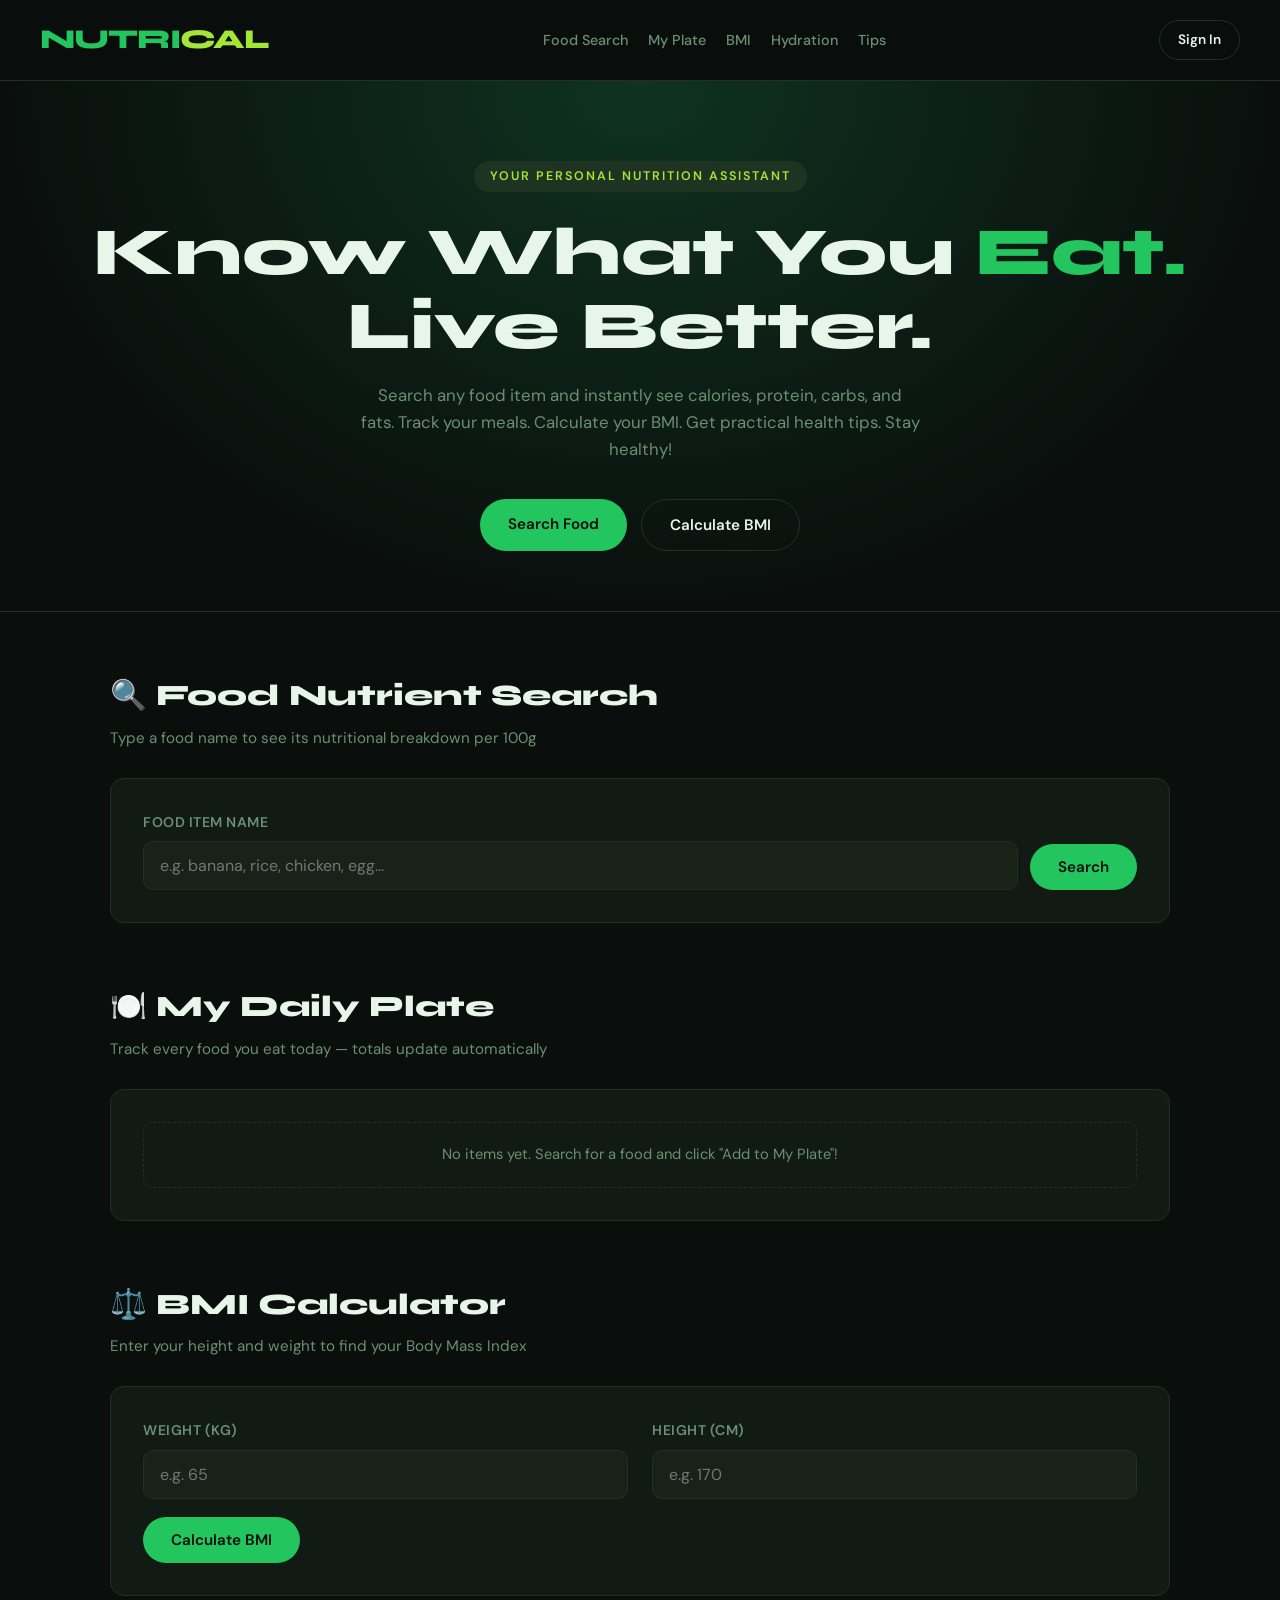
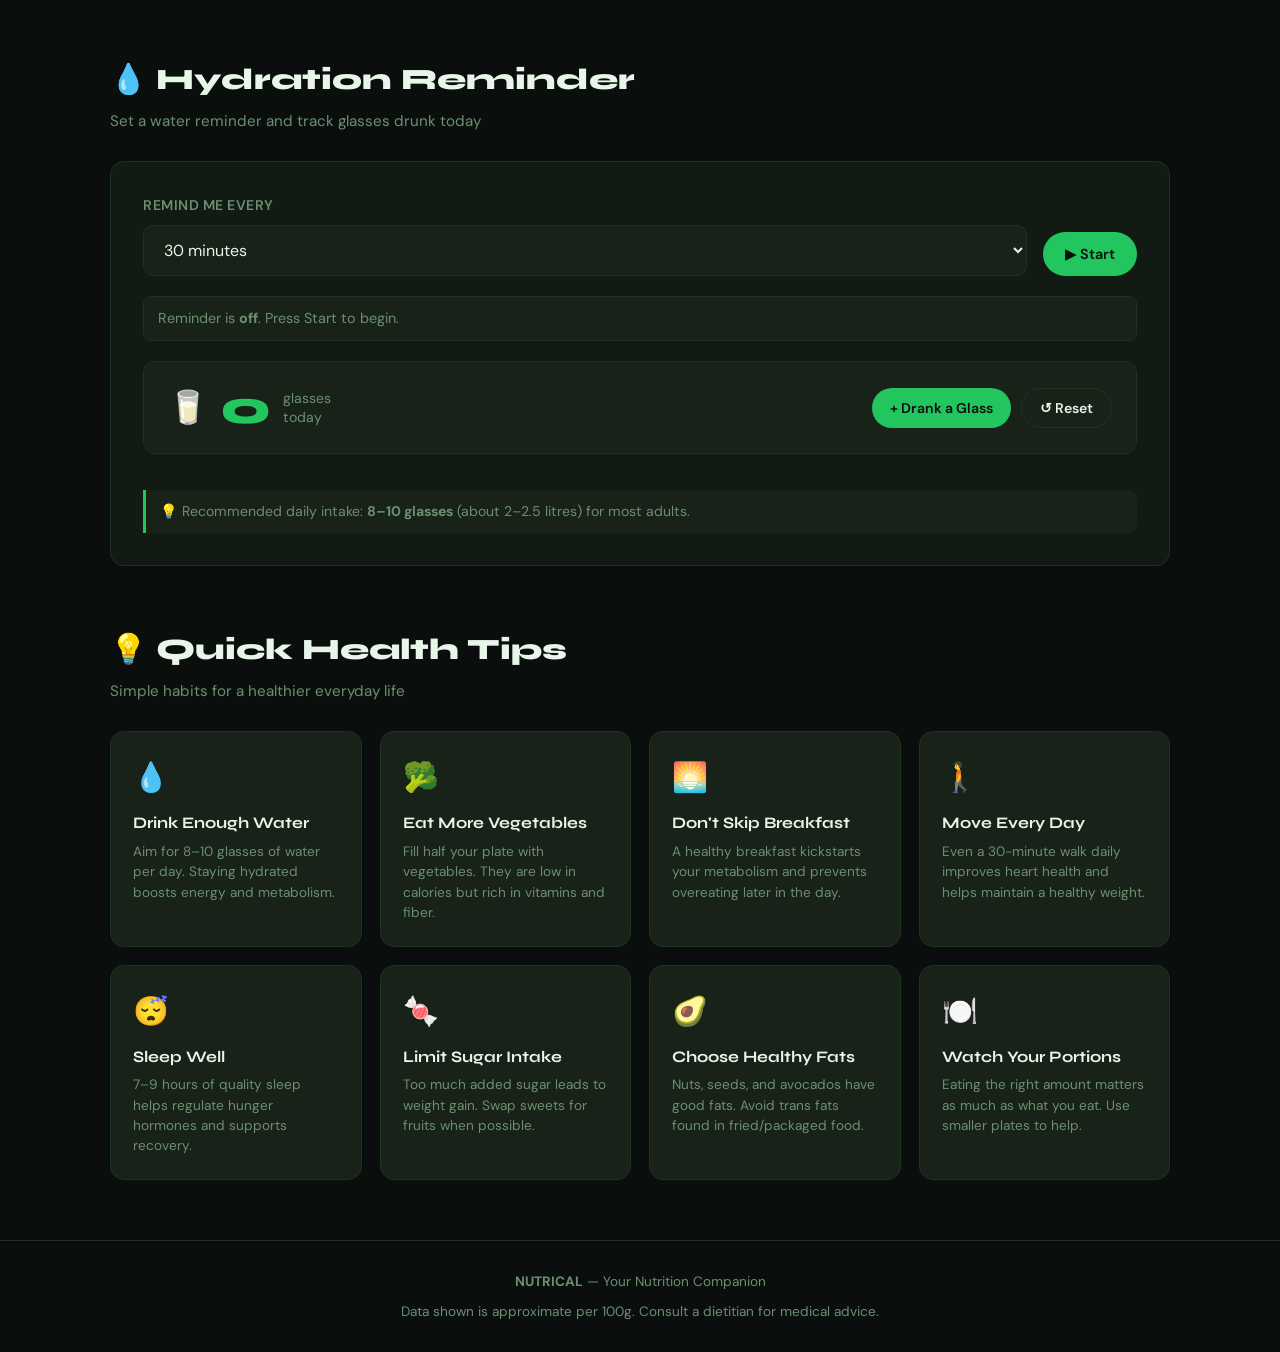
<file: index.html>
<!DOCTYPE html>
<html lang="en">
<head>
  <meta charset="UTF-8" />
  <meta name="viewport" content="width=device-width, initial-scale=1.0"/>
  <title>NUTRICAL – Nutrient Calculator</title>
  <link href="https://fonts.googleapis.com/css2?family=Syne:wght@700;800&family=DM+Sans:wght@400;500;600&display=swap" rel="stylesheet"/>
  <link rel="stylesheet" href="style.css">
</head>
<body>

  <!-- NAVBAR -->
  <nav>
    <div class="nav-logo">NUTRI<span>CAL</span></div>
    <ul class="nav-links">
      <li><a href="#food-section">Food Search</a></li>
      <li><a href="#plate-section">My Plate</a></li>
      <li><a href="#bmi-section">BMI</a></li>
      <li><a href="#hydration-section">Hydration</a></li>
      <li><a href="#tips-section">Tips</a></li>
    </ul>
    <!-- Session greeting + logout (populated by JS) -->
    <div id="nav-user" style="display:none;" class="nav-user-block">
      <span id="nav-greeting"></span>
      <button class="btn-logout" onclick="logout()">Logout</button>
    </div>
    <a href="auth.html" id="nav-login-btn" class="btn btn-outline" style="font-size:0.85rem;padding:8px 18px;">Sign In</a>
  </nav>

  <!-- HERO -->
  <section class="ABOVE-TEXT">
    <div class="hero-badge">Your Personal Nutrition Assistant</div>
    <h1>Know What You <span class="accent">Eat.</span><br/>Live Better.</h1>
    <p>
      Search any food item and instantly see calories, protein, carbs, and fats.
      Track your meals. Calculate your BMI. Get practical health tips. Stay healthy!
    </p>
    <div class="hero-btns">
      <a href="#food-section" class="btn btn-primary">Search Food</a>
      <a href="#bmi-section"  class="btn btn-outline">Calculate BMI</a>
    </div>
  </section>

  <!-- MAIN CONTENT -->
  <div class="container">

    <!--
         SECTION 1 – FOOD NUTRIENT SEARCH
          -->
    <section id="food-section">
      <h2 class="section-title">🔍 Food Nutrient Search</h2>
      <p class="section-subtitle">Type a food name to see its nutritional breakdown per 100g</p>

      <div class="card">
        <div class="search-row">
          <div class="form-group">
            <label for="food-input">Food Item Name</label>
            <input
              type="text"
              id="food-input"
              placeholder="e.g. banana, rice, chicken, egg..."
              autocomplete="off"
            />
          </div>
          <button class="btn btn-primary" onclick="searchFood()">Search</button>
        </div>

        <p id="error-msg">❌ Food not found. Try another name like "rice", "egg", "apple".</p>

        <div id="result-box">
          <h3 id="food-name-heading">–</h3>
          <div class="nutrient-grid">
            <div class="stat-box">
              <div class="stat-value" id="cal-val">–</div>
              <div class="stat-label">Calories (kcal)</div>
            </div>
            <div class="stat-box">
              <div class="stat-value" id="pro-val">–</div>
              <div class="stat-label">Protein (g)</div>
            </div>
            <div class="stat-box">
              <div class="stat-value" id="carb-val">–</div>
              <div class="stat-label">Carbs (g)</div>
            </div>
            <div class="stat-box">
              <div class="stat-value" id="fat-val">–</div>
              <div class="stat-label">Fat (g)</div>
            </div>
          </div>
          <p class="result-tip" id="food-tip">–</p>

          <!-- FEATURE 2: Add to Plate button -->
          <button class="btn btn-primary add-plate-btn" id="add-plate-btn" onclick="addToPlate()">
            + Add to My Plate
          </button>
        </div>
      </div>
    </section>


    <!-- 
         SECTION 2 – MY DAILY PLATE (Meal Tracker)
        
          -->
    <section id="plate-section">
      <h2 class="section-title">🍽️ My Daily Plate</h2>
      <p class="section-subtitle">Track every food you eat today — totals update automatically</p>

      <div class="card">

        <!-- Plate item list — Event Delegation: one listener on this parent handles all Delete clicks -->
        <ul class="plate-list" id="plate-list">
          <li class="plate-empty" id="plate-empty">
            No items yet. Search for a food and click "Add to My Plate"!
          </li>
        </ul>

        <!-- Totals bar — updated by reduce() -->
        <div class="plate-totals" id="plate-totals" style="display:none;">
          <h4 class="totals-heading">📊 Daily Totals</h4>
          <div class="nutrient-grid">
            <div class="stat-box">
              <div class="stat-value" id="total-cal">0</div>
              <div class="stat-label">Calories (kcal)</div>
            </div>
            <div class="stat-box">
              <div class="stat-value" id="total-pro">0</div>
              <div class="stat-label">Protein (g)</div>
            </div>
            <div class="stat-box">
              <div class="stat-value" id="total-carb">0</div>
              <div class="stat-label">Carbs (g)</div>
            </div>
            <div class="stat-box">
              <div class="stat-value" id="total-fat">0</div>
              <div class="stat-label">Fat (g)</div>
            </div>
          </div>
          <button class="btn btn-outline clear-plate-btn" onclick="clearPlate()">🗑️ Clear Plate</button>
        </div>

      </div>
    </section>


    <!-- 
         SECTION 3 – BMI CALCULATOR
          -->
    <section id="bmi-section">
      <h2 class="section-title">⚖️ BMI Calculator</h2>
      <p class="section-subtitle">Enter your height and weight to find your Body Mass Index</p>

      <div class="card">
        <div class="bmi-layout">
          <div class="form-group">
            <label for="weight-input">Weight (kg)</label>
            <input type="number" id="weight-input" placeholder="e.g. 65" min="20" max="300"/>
          </div>
          <div class="form-group">
            <label for="height-input">Height (cm)</label>
            <input type="number" id="height-input" placeholder="e.g. 170" min="50" max="250"/>
          </div>
        </div>
        <button class="btn btn-primary" onclick="calculateBMI()">Calculate BMI</button>

        <div id="bmi-result">
          <div class="bmi-score" id="bmi-score">–</div>
          <div class="bmi-category" id="bmi-category">–</div>
          <p class="bmi-message" id="bmi-message">–</p>
          <div class="bmi-bar-wrap mt-8">
            <div class="bmi-bar-fill" id="bmi-bar" style="width:0%"></div>
          </div>
          <div class="bmi-legend">
            <span>Underweight &lt;18.5</span>
            <span>Normal 18.5–24.9</span>
            <span>Overweight 25–29.9</span>
            <span>Obese ≥30</span>
          </div>
        </div>
      </div>
    </section>


    <!--
         SECTION 4 – HYDRATION REMINDER
        
         -->
    <section id="hydration-section">
      <h2 class="section-title">💧 Hydration Reminder</h2>
      <p class="section-subtitle">Set a water reminder and track glasses drunk today</p>

      <div class="card hydration-card">

        <div class="hydration-top">
          <!-- Interval selector -->
          <div class="form-group" style="margin-bottom:0;flex:1;">
            <label for="reminder-interval">Remind me every</label>
            <select id="reminder-interval">
              <option value="1">1 minute (demo)</option>
              <option value="15">15 minutes</option>
              <option value="30" selected>30 minutes</option>
              <option value="45">45 minutes</option>
              <option value="60">60 minutes</option>
            </select>
          </div>

          <div class="hydration-actions">
            <button class="btn btn-primary" id="start-reminder-btn" onclick="startReminder()">▶ Start</button>
            <button class="btn btn-outline" id="stop-reminder-btn"  onclick="stopReminder()" style="display:none;">⏹ Stop</button>
          </div>
        </div>

        <!-- Status indicator -->
        <div class="reminder-status" id="reminder-status">
          Reminder is <strong>off</strong>. Press Start to begin.
        </div>

        <!-- Glass tracker — powered by Closure -->
        <div class="glass-tracker">
          <div class="glass-count-wrap">
            <span class="glass-icon">🥛</span>
            <span class="glass-count" id="glass-count">0</span>
            <span class="glass-label">glasses today</span>
          </div>
          <div class="glass-btns">
            <button class="btn btn-primary" onclick="drinkGlass()">+ Drank a Glass</button>
            <button class="btn btn-outline" onclick="resetGlasses()">↺ Reset</button>
          </div>
        </div>

        <!-- Recommended intake note -->
        <p class="result-tip" style="margin-top:16px;">
          💡 Recommended daily intake: <strong>8–10 glasses</strong> (about 2–2.5 litres) for most adults.
        </p>

      </div>
    </section>


    <!--
         SECTION 5 – HEALTH TIPS
         
        -->
    <section id="tips-section">
      <h2 class="section-title">💡 Quick Health Tips</h2>
      <p class="section-subtitle">Simple habits for a healthier everyday life</p>

      <!-- Empty container — tips are injected by JS on page load -->
      <div class="tips-grid" id="tips-grid"></div>
    </section>

  </div><!-- end .container -->

  <footer>
    <p><strong>NUTRICAL</strong> — Your Nutrition Companion</p>
    <p class="mt-8">Data shown is approximate per 100g. Consult a dietitian for medical advice.</p>
  </footer>

  <script src="script.js"></script>
</body>
</html>
</file>
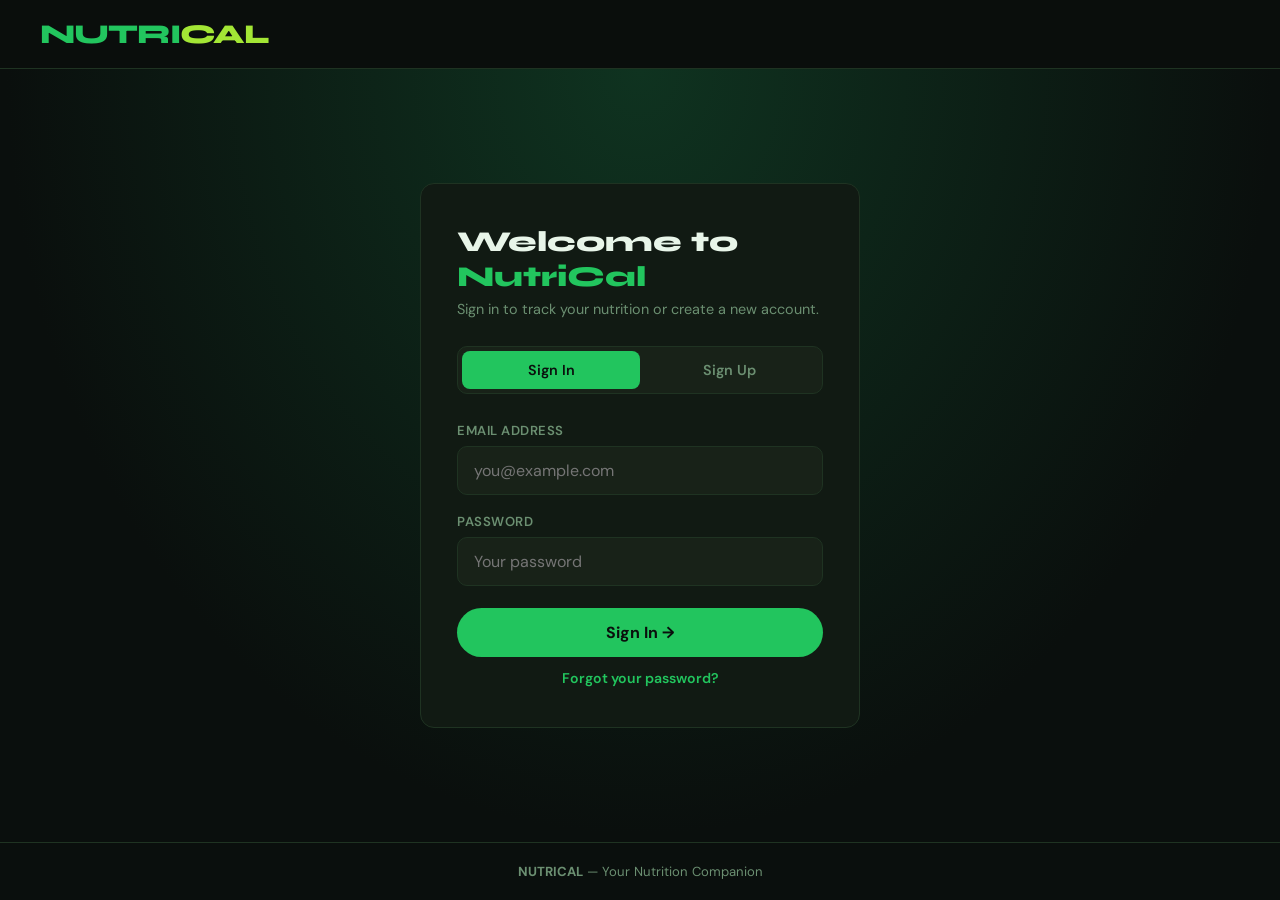
<file: auth.html>
<!DOCTYPE html>
<html lang="en">
<head>
  <meta charset="UTF-8" />
  <meta name="viewport" content="width=device-width, initial-scale=1.0"/>
  <title>NUTRICAL – Sign In</title>
  <link href="https://fonts.googleapis.com/css2?family=Syne:wght@700;800&family=DM+Sans:wght@400;500;600&display=swap" rel="stylesheet"/>
  <style>
    :root {
      --green:      #22c55e;
      --green-dark: #16a34a;
      --lime:       #a3e635;
      --bg:         #0a0f0d;
      --card:       #111a13;
      --card2:      #182218;
      --border:     #1f3322;
      --text:       #e8f5e9;
      --muted:      #6b8f71;
      --red:        #f87171;
      --radius:     14px;
    }

    * { margin: 0; padding: 0; box-sizing: border-box; }

    body {
      font-family: 'DM Sans', sans-serif;
      background-color: var(--bg);
      color: var(--text);
      min-height: 100vh;
      display: flex;
      flex-direction: column;
    }

    /* ── NAVBAR ── */
    nav {
      display: flex;
      justify-content: space-between;
      align-items: center;
      padding: 18px 40px;
      background: rgba(10,15,13,0.92);
      border-bottom: 1px solid var(--border);
    }

    .nav-logo {
      font-family: 'Syne', sans-serif;
      font-size: 1.7rem;
      font-weight: 800;
      color: var(--green);
      letter-spacing: -1px;
      text-decoration: none;
    }

    .nav-logo span { color: var(--lime); }

    /* ── AUTH WRAPPER ── */
    .auth-wrapper {
      flex: 1;
      display: flex;
      align-items: center;
      justify-content: center;
      padding: 40px 20px;
      background: radial-gradient(ellipse at 50% 0%, #0f3320 0%, var(--bg) 70%);
    }

    /* ── AUTH CARD ── */
    .auth-card {
      background: var(--card);
      border: 1px solid var(--border);
      border-radius: var(--radius);
      padding: 40px 36px;
      width: 100%;
      max-width: 440px;
      animation: fadeUp 0.4s ease both;
    }

    @keyframes fadeUp {
      from { opacity: 0; transform: translateY(20px); }
      to   { opacity: 1; transform: translateY(0); }
    }

    .auth-card h2 {
      font-family: 'Syne', sans-serif;
      font-size: 1.8rem;
      font-weight: 800;
      margin-bottom: 6px;
    }

    .auth-card h2 span { color: var(--green); }

    .auth-subtitle {
      color: var(--muted);
      font-size: 0.9rem;
      margin-bottom: 28px;
    }

    /* ── TABS (Sign In / Sign Up) ── */
    .auth-tabs {
      display: flex;
      gap: 0;
      margin-bottom: 28px;
      background: var(--card2);
      border-radius: 10px;
      padding: 4px;
      border: 1px solid var(--border);
    }

    .tab-btn {
      flex: 1;
      padding: 10px;
      border: none;
      border-radius: 8px;
      background: transparent;
      color: var(--muted);
      font-family: 'DM Sans', sans-serif;
      font-size: 0.9rem;
      font-weight: 600;
      cursor: pointer;
      transition: all 0.2s;
    }

    .tab-btn.active {
      background: var(--green);
      color: #0a0f0d;
    }

    /* ── FORM PANELS ── */
    .auth-panel { display: none; }
    .auth-panel.active { display: block; }

    /* ── FORM ELEMENTS ── */
    .form-group { margin-bottom: 18px; }

    label {
      display: block;
      font-size: 0.82rem;
      font-weight: 600;
      color: var(--muted);
      margin-bottom: 7px;
      letter-spacing: 0.5px;
      text-transform: uppercase;
    }

    input[type="text"],
    input[type="email"],
    input[type="password"] {
      width: 100%;
      padding: 13px 16px;
      background: var(--card2);
      border: 1.5px solid var(--border);
      border-radius: 10px;
      color: var(--text);
      font-family: 'DM Sans', sans-serif;
      font-size: 1rem;
      outline: none;
      transition: border-color 0.2s;
    }

    input:focus { border-color: var(--green); }

    /* ── VALIDATION ── */
    .field-error {
      color: var(--red);
      font-size: 0.8rem;
      margin-top: 5px;
      display: none;
    }

    .field-error.show { display: block; }

    /* ── FORM-LEVEL ALERT ── */
    .form-alert {
      padding: 10px 14px;
      border-radius: 8px;
      font-size: 0.88rem;
      margin-bottom: 16px;
      display: none;
    }

    .form-alert.error   { background: rgba(248,113,113,0.1); border: 1px solid var(--red);   color: var(--red); }
    .form-alert.success { background: rgba(34,197,94,0.1);   border: 1px solid var(--green); color: var(--green); }
    .form-alert.show { display: block; }

    /* ── SUBMIT BUTTON ── */
    .btn-auth {
      width: 100%;
      padding: 14px;
      background: var(--green);
      color: #0a0f0d;
      border: none;
      border-radius: 100px;
      font-family: 'DM Sans', sans-serif;
      font-size: 1rem;
      font-weight: 700;
      cursor: pointer;
      transition: all 0.25s;
      margin-top: 4px;
    }

    .btn-auth:hover {
      background: var(--green-dark);
      transform: translateY(-2px);
      box-shadow: 0 8px 24px rgba(34,197,94,0.25);
    }

    /* ── FORGOT PASSWORD LINK ── */
    .auth-link {
      text-align: center;
      margin-top: 16px;
      font-size: 0.88rem;
      color: var(--muted);
    }

    .auth-link a, .auth-link button {
      color: var(--green);
      text-decoration: none;
      font-weight: 600;
      background: none;
      border: none;
      cursor: pointer;
      font-family: 'DM Sans', sans-serif;
      font-size: 0.88rem;
    }

    .auth-link a:hover, .auth-link button:hover { text-decoration: underline; }

    /* ── PASSWORD STRENGTH BAR ── */
    .strength-wrap { margin-top: 8px; }

    .strength-bar {
      height: 4px;
      border-radius: 2px;
      background: var(--border);
      overflow: hidden;
    }

    .strength-fill {
      height: 100%;
      border-radius: 2px;
      width: 0%;
      transition: width 0.3s, background 0.3s;
    }

    .strength-label {
      font-size: 0.75rem;
      color: var(--muted);
      margin-top: 4px;
    }

    /* ── DIVIDER ── */
    .divider {
      display: flex;
      align-items: center;
      gap: 10px;
      color: var(--muted);
      font-size: 0.8rem;
      margin: 20px 0;
    }

    .divider::before, .divider::after {
      content: '';
      flex: 1;
      height: 1px;
      background: var(--border);
    }

    /* ── BACK BUTTON ── */
    .back-link {
      display: inline-flex;
      align-items: center;
      gap: 6px;
      color: var(--muted);
      font-size: 0.88rem;
      cursor: pointer;
      background: none;
      border: none;
      font-family: 'DM Sans', sans-serif;
      margin-bottom: 20px;
      transition: color 0.2s;
    }

    .back-link:hover { color: var(--green); }

    footer {
      border-top: 1px solid var(--border);
      padding: 20px 40px;
      text-align: center;
      color: var(--muted);
      font-size: 0.82rem;
    }
  </style>
</head>
<body>

  <nav>
    <a href="index.html" class="nav-logo">NUTRI<span>CAL</span></a>
  </nav>

  <div class="auth-wrapper">
    <div class="auth-card">

      <!-- ══════════════════════════════════
           MAIN AUTH VIEW (Sign In / Sign Up)
           ══════════════════════════════════ -->
      <div id="main-auth-view">
        <h2>Welcome to <span>NutriCal</span></h2>
        <p class="auth-subtitle">Sign in to track your nutrition or create a new account.</p>

        <!-- Tab switcher — DOM Manipulation + Event Handling -->
        <div class="auth-tabs">
          <button class="tab-btn active" id="tab-signin" onclick="switchTab('signin')">Sign In</button>
          <button class="tab-btn"        id="tab-signup" onclick="switchTab('signup')">Sign Up</button>
        </div>

        <!-- ── SIGN IN PANEL ── -->
        <div class="auth-panel active" id="panel-signin">
          <div class="form-alert" id="signin-alert"></div>

          <!-- Event Handling: addEventListener('submit') + e.preventDefault() -->
          <form id="signin-form" novalidate>
            <div class="form-group">
              <label for="signin-email">Email Address</label>
              <input type="email" id="signin-email" placeholder="you@example.com" autocomplete="email"/>
              <p class="field-error" id="err-signin-email">Please enter a valid email.</p>
            </div>
            <div class="form-group">
              <label for="signin-password">Password</label>
              <input type="password" id="signin-password" placeholder="Your password"/>
              <p class="field-error" id="err-signin-password">Password is required.</p>
            </div>
            <button type="submit" class="btn-auth">Sign In →</button>
          </form>

          <div class="auth-link" style="margin-top:12px;">
            <button onclick="showForgotView()">Forgot your password?</button>
          </div>
        </div>

        <!-- ── SIGN UP PANEL ── -->
        <div class="auth-panel" id="panel-signup">
          <div class="form-alert" id="signup-alert"></div>

          <form id="signup-form" novalidate>
            <div class="form-group">
              <label for="signup-name">Full Name</label>
              <input type="text" id="signup-name" placeholder="John Doe" autocomplete="name"/>
              <p class="field-error" id="err-signup-name">Name must be at least 2 characters.</p>
            </div>
            <div class="form-group">
              <label for="signup-email">Email Address</label>
              <input type="email" id="signup-email" placeholder="you@example.com" autocomplete="email"/>
              <p class="field-error" id="err-signup-email">Please enter a valid email.</p>
            </div>
            <div class="form-group">
              <label for="signup-password">Password</label>
              <input type="password" id="signup-password" placeholder="Min 8 characters" autocomplete="new-password"/>
              <!-- Password strength indicator -->
              <div class="strength-wrap">
                <div class="strength-bar"><div class="strength-fill" id="strength-fill"></div></div>
                <p class="strength-label" id="strength-label">Enter a password</p>
              </div>
              <p class="field-error" id="err-signup-password">Password must be at least 8 characters.</p>
            </div>
            <div class="form-group">
              <label for="signup-confirm">Confirm Password</label>
              <input type="password" id="signup-confirm" placeholder="Repeat your password"/>
              <p class="field-error" id="err-signup-confirm">Passwords do not match.</p>
            </div>
            <button type="submit" class="btn-auth">Create Account →</button>
          </form>
        </div>
      </div><!-- end #main-auth-view -->

      <!-- 
           FORGOT PASSWORD VIEW
            -->
      <div id="forgot-view" style="display:none;">
        <button class="back-link" onclick="showMainView()">← Back to Sign In</button>
        <h2>Reset <span>Password</span></h2>
        <p class="auth-subtitle">Enter your email and we'll send a reset link (simulated).</p>

        <div class="form-alert" id="forgot-alert"></div>

        <form id="forgot-form" novalidate>
          <div class="form-group">
            <label for="forgot-email">Email Address</label>
            <input type="email" id="forgot-email" placeholder="you@example.com"/>
            <p class="field-error" id="err-forgot-email">Please enter a valid email.</p>
          </div>
          <button type="submit" class="btn-auth">Send Reset Link →</button>
        </form>
      </div><!-- end #forgot-view -->

    </div><!-- end .auth-card -->
  </div><!-- end .auth-wrapper -->

  <footer>
    <p><strong>NUTRICAL</strong> — Your Nutrition Companion</p>
  </footer>

  <script>
    

    // ── TAB SWITCHING (DOM Manipulation) ──────────────────────
    const switchTab = (tab) => {
      // Hide all panels and deactivate all tab buttons
      document.querySelectorAll('.auth-panel').forEach(p => p.classList.remove('active'));
      document.querySelectorAll('.tab-btn').forEach(b => b.classList.remove('active'));

      document.getElementById(`panel-${tab}`).classList.add('active');
      document.getElementById(`tab-${tab}`).classList.add('active');
    };

    // ── VIEW SWITCHING (Forgot Password) ──────────────────────
    const showForgotView = () => {
      document.getElementById('main-auth-view').style.display = 'none';
      document.getElementById('forgot-view').style.display   = 'block';
    };

    const showMainView = () => {
      document.getElementById('main-auth-view').style.display = 'block';
      document.getElementById('forgot-view').style.display   = 'none';
    };

    // ── HELPERS ───────────────────────────────────────────────
    const isValidEmail = (email) => /^[^\s@]+@[^\s@]+\.[^\s@]+$/.test(email);

    const showFieldError = (id, show) => {
      document.getElementById(id).classList.toggle('show', show);
    };

    const showAlert = (id, msg, type) => {
      const el = document.getElementById(id);
      el.textContent = msg;
      el.className   = `form-alert ${type} show`;
    };

    const hideAlert = (id) => {
      document.getElementById(id).className = 'form-alert';
    };

    // 
    // JSON Handling — localStorage with JSON.stringify / JSON.parse
    // 

    // Save a new user to localStorage
    const saveUser = (name, email, password) => {
      // Get existing users array (or start fresh)
      const users = JSON.parse(localStorage.getItem('nutrical_users') || '[]');
      users.push({ name, email, password });
      localStorage.setItem('nutrical_users', JSON.stringify(users));
    };

    // Find user by email
    const findUser = (email) =>
      JSON.parse(localStorage.getItem('nutrical_users') || '[]')
        .find(u => u.email === email);

    // Save the logged-in session
    const saveSession = (user) => {
      localStorage.setItem('nutrical_session', JSON.stringify({ name: user.name, email: user.email }));
    };

    // 
    //  Password Strength — ES6+ + DOM Manipulation
    // 
    document.getElementById('signup-password').addEventListener('input', function () {
      const val = this.value;
      let score = 0;
      if (val.length >= 8)              score++;
      if (/[A-Z]/.test(val))            score++;
      if (/[0-9]/.test(val))            score++;
      if (/[^A-Za-z0-9]/.test(val))    score++;

      const fill  = document.getElementById('strength-fill');
      const label = document.getElementById('strength-label');

      // Destructuring — map score to label/color
      const levels = [
        { pct: '0%',   color: 'transparent', text: 'Enter a password' },
        { pct: '25%',  color: '#f87171',      text: 'Weak' },
        { pct: '50%',  color: '#facc15',      text: 'Fair' },
        { pct: '75%',  color: '#60a5fa',      text: 'Good' },
        { pct: '100%', color: '#22c55e',      text: 'Strong' },
      ];

      //t
      const { pct, color, text } = levels[score];
      fill.style.width      = pct;
      fill.style.background = color;
      label.textContent     = text;
    });

    // 
    //  Event Handling — addEventListener('submit') + e.preventDefault()
    //

    // ── SIGN IN FORM ──────────────────────────────────────────
    document.getElementById('signin-form').addEventListener('submit', (e) => {
      e.preventDefault(); // Prevent default page reload
      hideAlert('signin-alert');

      //  Destructuring — pull values from DOM
      const email    = document.getElementById('signin-email').value.trim();
      const password = document.getElementById('signin-password').value;

      let valid = true;
      if (!isValidEmail(email)) { showFieldError('err-signin-email', true);    valid = false; }
      else                       { showFieldError('err-signin-email', false); }
      if (!password)             { showFieldError('err-signin-password', true); valid = false; }
      else                       { showFieldError('err-signin-password', false); }

      if (!valid) return;

      // JSON Handling: read users from localStorage
      const user = findUser(email);

      if (!user || user.password !== password) {
        showAlert('signin-alert', '❌ Incorrect email or password. Try again.', 'error');
        return;
      }

      // Successful login
      saveSession(user);
      showAlert('signin-alert', `✅ Welcome back, ${user.name}! Redirecting…`, 'success');

      // BOM — window.location to redirect after login
      setTimeout(() => { window.location.href = 'index.html'; }, 1200);
    });

    // ── SIGN UP FORM ──────────────────────────────────────────
    document.getElementById('signup-form').addEventListener('submit', (e) => {
      e.preventDefault();
      hideAlert('signup-alert');

      const name     = document.getElementById('signup-name').value.trim();
      const email    = document.getElementById('signup-email').value.trim();
      const password = document.getElementById('signup-password').value;
      const confirm  = document.getElementById('signup-confirm').value;

      let valid = true;
      if (name.length < 2)          { showFieldError('err-signup-name',    true);  valid = false; } else { showFieldError('err-signup-name',    false); }
      if (!isValidEmail(email))     { showFieldError('err-signup-email',   true);  valid = false; } else { showFieldError('err-signup-email',   false); }
      if (password.length < 8)      { showFieldError('err-signup-password',true);  valid = false; } else { showFieldError('err-signup-password',false); }
      if (password !== confirm)     { showFieldError('err-signup-confirm', true);  valid = false; } else { showFieldError('err-signup-confirm', false); }

      if (!valid) return;

      if (findUser(email)) {
        showAlert('signup-alert', '❌ An account with this email already exists.', 'error');
        return;
      }

      // JSON Handling: save new user to localStorage
      saveUser(name, email, password);
      saveSession({ name, email });

      showAlert('signup-alert', `✅ Account created! Welcome, ${name}! Redirecting…`, 'success');

      // BOM: redirect after signup
      setTimeout(() => { window.location.href = 'index.html'; }, 1200);
    });

    // ── FORGOT PASSWORD FORM ──────────────────────────────────
    document.getElementById('forgot-form').addEventListener('submit', (e) => {
      e.preventDefault();
      hideAlert('forgot-alert');

      const email = document.getElementById('forgot-email').value.trim();

      if (!isValidEmail(email)) {
        showFieldError('err-forgot-email', true);
        return;
      }
      showFieldError('err-forgot-email', false);

      // Simulate reset (no real backend)
      const user = findUser(email);
      if (!user) {
        showAlert('forgot-alert', '❌ No account found with that email.', 'error');
        return;
      }
      showAlert('forgot-alert', `✅ A reset link has been sent to ${email} (simulated).`, 'success');
    });
  </script>
</body>
</html>
</file>
<file: style.css>
/* ═══════════════════════════════════════════════════════════
   NUTRICAL — style.css
   All original styles preserved + new component styles added
═══════════════════════════════════════════════════════════ */

:root {
  --green:      #22c55e;
  --green-dark: #16a34a;
  --lime:       #a3e635;
  --bg:         #0a0f0d;
  --card:       #111a13;
  --card2:      #182218;
  --border:     #1f3322;
  --text:       #e8f5e9;
  --muted:      #6b8f71;
  --red:        #f87171;
  --yellow:     #facc15;
  --radius:     14px;
}

* { margin: 0; padding: 0; box-sizing: border-box; }

body {
  font-family: 'DM Sans', sans-serif;
  background-color: var(--bg);
  color: var(--text);
  min-height: 100vh;
  line-height: 1.6;
}

html { scroll-behavior: smooth; }


/* ── NAVIGATION ─────────────────────────────────────────── */

nav {
  display: flex;
  justify-content: space-between;
  align-items: center;
  padding: 18px 40px;
  background: rgba(10,15,13,0.92);
  border-bottom: 1px solid var(--border);
  position: sticky;
  top: 0;
  z-index: 100;
  gap: 16px;
  flex-wrap: wrap;
}

.nav-logo {
  font-family: 'Syne', sans-serif;
  font-size: 1.7rem;
  font-weight: 800;
  color: var(--green);
  letter-spacing: -1px;
  text-decoration: none;
}

.nav-logo span { color: var(--lime); }

.nav-links {
  display: flex;
  gap: 20px;
  list-style: none;
  flex-wrap: wrap;
}

.nav-links a {
  text-decoration: none;
  color: var(--muted);
  font-weight: 500;
  font-size: 0.9rem;
  transition: color 0.25s;
}

.nav-links a:hover { color: var(--green); }

/* Session greeting block */
.nav-user-block {
  display: flex;
  align-items: center;
  gap: 12px;
  font-size: 0.88rem;
  color: var(--muted);
}

.btn-logout {
  background: transparent;
  border: 1.5px solid var(--border);
  color: var(--muted);
  font-family: 'DM Sans', sans-serif;
  font-size: 0.82rem;
  font-weight: 600;
  padding: 5px 14px;
  border-radius: 100px;
  cursor: pointer;
  transition: all 0.2s;
}

.btn-logout:hover { border-color: var(--red); color: var(--red); }


/* ── HERO ───────────────────────────────────────────────── */

.ABOVE-TEXT {
  text-align: center;
  padding: 80px 20px 60px;
  background: radial-gradient(ellipse at 50% 0%, #0f3320 0%, var(--bg) 70%);
  border-bottom: 1px solid var(--border);
}

.hero-badge {
  display: inline-block;
  background: var(--border);
  color: var(--lime);
  font-size: 0.78rem;
  font-weight: 600;
  letter-spacing: 2px;
  text-transform: uppercase;
  padding: 6px 16px;
  border-radius: 100px;
  margin-bottom: 24px;
}

.ABOVE-TEXT h1 {
  font-family: 'Syne', sans-serif;
  font-size: clamp(2.4rem, 6vw, 4.2rem);
  font-weight: 800;
  line-height: 1.1;
  margin-bottom: 18px;
}

.ABOVE-TEXT h1 .accent { color: var(--green); }

.ABOVE-TEXT p {
  max-width: 560px;
  margin: 0 auto 36px;
  color: var(--muted);
  font-size: 1.05rem;
}

.hero-btns {
  display: flex;
  gap: 14px;
  justify-content: center;
  flex-wrap: wrap;
}


/* ── BUTTONS ────────────────────────────────────────────── */

.btn {
  display: inline-block;
  padding: 13px 28px;
  border-radius: 100px;
  font-family: 'DM Sans', sans-serif;
  font-size: 0.95rem;
  font-weight: 600;
  cursor: pointer;
  border: none;
  transition: all 0.25s ease;
  text-decoration: none;
}

.btn-primary {
  background: var(--green);
  color: #0a0f0d;
}

.btn-primary:hover {
  background: var(--green-dark);
  transform: translateY(-2px);
  box-shadow: 0 8px 24px rgba(34,197,94,0.3);
}

.btn-outline {
  background: transparent;
  color: var(--text);
  border: 1.5px solid var(--border);
}

.btn-outline:hover {
  border-color: var(--green);
  color: var(--green);
}


/* ── LAYOUT ─────────────────────────────────────────────── */

.container {
  max-width: 1100px;
  margin: 0 auto;
  padding: 60px 20px;
  display: flex;
  flex-direction: column;
  gap: 60px;
}

.section-title {
  font-family: 'Syne', sans-serif;
  font-size: 1.85rem;
  font-weight: 800;
  margin-bottom: 6px;
}

.section-subtitle {
  color: var(--muted);
  font-size: 0.95rem;
  margin-bottom: 28px;
}

.card {
  background: var(--card);
  border: 1px solid var(--border);
  border-radius: var(--radius);
  padding: 32px;
}

.mt-8 { margin-top: 8px; }


/* ── FORMS ──────────────────────────────────────────────── */

.form-group { margin-bottom: 18px; }

label {
  display: block;
  font-size: 0.88rem;
  font-weight: 600;
  color: var(--muted);
  margin-bottom: 8px;
  letter-spacing: 0.5px;
  text-transform: uppercase;
}

input[type="text"],
input[type="number"],
select {
  width: 100%;
  padding: 13px 16px;
  background: var(--card2);
  border: 1.5px solid var(--border);
  border-radius: 10px;
  color: var(--text);
  font-family: 'DM Sans', sans-serif;
  font-size: 1rem;
  outline: none;
  transition: border-color 0.2s;
}

input:focus, select:focus { border-color: var(--green); }

input[type="number"]::-webkit-inner-spin-button,
input[type="number"]::-webkit-outer-spin-button { -webkit-appearance: none; }

select option { background: var(--card2); }


/* ── FOOD SEARCH ────────────────────────────────────────── */

.search-row {
  display: flex;
  gap: 12px;
  align-items: flex-end;
}

.search-row .form-group { flex: 1; margin-bottom: 0; }

#result-box {
  display: none;
  margin-top: 28px;
  animation: fadeUp 0.4s ease both;
}

@keyframes fadeUp {
  from { opacity: 0; transform: translateY(16px); }
  to   { opacity: 1; transform: translateY(0); }
}

#result-box h3 {
  font-family: 'Syne', sans-serif;
  font-size: 1.3rem;
  margin-bottom: 20px;
  color: var(--lime);
}

.nutrient-grid {
  display: grid;
  grid-template-columns: repeat(auto-fit, minmax(140px, 1fr));
  gap: 14px;
}

.stat-box {
  background: var(--card2);
  border: 1px solid var(--border);
  border-radius: 10px;
  padding: 18px;
  text-align: center;
}

.stat-box .stat-value {
  font-family: 'Syne', sans-serif;
  font-size: 1.9rem;
  font-weight: 800;
  color: var(--green);
  line-height: 1;
}

.stat-box .stat-label {
  font-size: 0.8rem;
  color: var(--muted);
  margin-top: 6px;
  text-transform: uppercase;
  letter-spacing: 0.5px;
}

.result-tip {
  margin-top: 18px;
  font-size: 0.88rem;
  color: var(--muted);
  background: var(--card2);
  border-left: 3px solid var(--green);
  padding: 10px 14px;
  border-radius: 0 8px 8px 0;
}

#error-msg {
  display: none;
  color: var(--red);
  font-size: 0.9rem;
  margin-top: 12px;
}

/* Add to Plate button */
.add-plate-btn {
  margin-top: 20px;
  padding: 10px 22px;
  font-size: 0.9rem;
}


/* ── MY DAILY PLATE ─────────────────────────────────────── */

.plate-list {
  list-style: none;
  display: flex;
  flex-direction: column;
  gap: 10px;
  min-height: 60px;
}

.plate-empty {
  color: var(--muted);
  font-size: 0.92rem;
  padding: 20px;
  text-align: center;
  border: 1.5px dashed var(--border);
  border-radius: 10px;
}

.plate-item {
  display: flex;
  align-items: center;
  justify-content: space-between;
  background: var(--card2);
  border: 1px solid var(--border);
  border-radius: 10px;
  padding: 14px 18px;
  gap: 12px;
  animation: fadeUp 0.25s ease both;
  transition: border-color 0.2s;
}

.plate-item:hover { border-color: var(--green); }

.plate-item-info {
  display: flex;
  flex-direction: column;
  gap: 4px;
  flex: 1;
}

.plate-item-name {
  font-family: 'Syne', sans-serif;
  font-size: 1rem;
  font-weight: 700;
  color: var(--lime);
}

.plate-item-macros {
  font-size: 0.8rem;
  color: var(--muted);
}

/* Delete button styled as a pill */
.plate-delete-btn {
  background: transparent;
  border: 1.5px solid var(--border);
  color: var(--muted);
  width: 32px;
  height: 32px;
  border-radius: 50%;
  font-size: 0.78rem;
  cursor: pointer;
  display: flex;
  align-items: center;
  justify-content: center;
  transition: all 0.2s;
  flex-shrink: 0;
}

.plate-delete-btn:hover { border-color: var(--red); color: var(--red); }

/* Totals section */
.plate-totals {
  margin-top: 24px;
  padding-top: 20px;
  border-top: 1px solid var(--border);
}

.totals-heading {
  font-family: 'Syne', sans-serif;
  font-size: 1rem;
  margin-bottom: 14px;
  color: var(--lime);
}

.clear-plate-btn {
  margin-top: 16px;
  padding: 8px 20px;
  font-size: 0.85rem;
}


/* ── BMI CALCULATOR ─────────────────────────────────────── */

.bmi-layout {
  display: grid;
  grid-template-columns: 1fr 1fr;
  gap: 24px;
}

@media (max-width: 640px) { .bmi-layout { grid-template-columns: 1fr; } }

#bmi-result {
  display: none;
  margin-top: 24px;
  animation: fadeUp 0.4s ease both;
}

.bmi-score {
  font-family: 'Syne', sans-serif;
  font-size: 4rem;
  font-weight: 800;
  line-height: 1;
}

.bmi-category {
  font-size: 1.1rem;
  font-weight: 600;
  margin-top: 6px;
}

.bmi-message {
  color: var(--muted);
  font-size: 0.9rem;
  margin-top: 10px;
  line-height: 1.5;
}

.underweight { color: #60a5fa; }
.normal      { color: var(--green); }
.overweight  { color: var(--yellow); }
.obese       { color: var(--red); }

.bmi-bar-wrap {
  width: 100%;
  height: 8px;
  background: var(--card2);
  border-radius: 4px;
  overflow: hidden;
  margin-top: 14px;
}

.bmi-bar-fill {
  height: 100%;
  border-radius: 4px;
  transition: width 0.6s ease, background 0.3s;
}

.bmi-legend {
  display: flex;
  justify-content: space-between;
  font-size: 0.72rem;
  color: var(--muted);
  margin-top: 6px;
  flex-wrap: wrap;
  gap: 4px;
}


/* ── HYDRATION REMINDER ─────────────────────────────────── */

.hydration-card { display: flex; flex-direction: column; gap: 20px; }

.hydration-top {
  display: flex;
  gap: 16px;
  align-items: flex-end;
  flex-wrap: wrap;
}

.hydration-actions {
  display: flex;
  gap: 10px;
  align-items: center;
  flex-shrink: 0;
}

.hydration-actions .btn {
  padding: 13px 22px;
  font-size: 0.9rem;
}

.reminder-status {
  font-size: 0.9rem;
  color: var(--muted);
  padding: 10px 14px;
  background: var(--card2);
  border-radius: 8px;
  border: 1px solid var(--border);
}

/* Glass tracker */
.glass-tracker {
  display: flex;
  align-items: center;
  justify-content: space-between;
  flex-wrap: wrap;
  gap: 16px;
  background: var(--card2);
  border: 1px solid var(--border);
  border-radius: 12px;
  padding: 20px 24px;
}

.glass-count-wrap {
  display: flex;
  align-items: center;
  gap: 12px;
}

.glass-icon { font-size: 2rem; }

.glass-count {
  font-family: 'Syne', sans-serif;
  font-size: 3rem;
  font-weight: 800;
  color: var(--green);
  line-height: 1;
  transition: color 0.4s;
}

.glass-label {
  font-size: 0.88rem;
  color: var(--muted);
  max-width: 70px;
  line-height: 1.3;
}

.glass-btns {
  display: flex;
  gap: 10px;
  flex-wrap: wrap;
}

.glass-btns .btn { padding: 10px 18px; font-size: 0.88rem; }


/* ── HEALTH TIPS ────────────────────────────────────────── */

.tips-grid {
  display: grid;
  grid-template-columns: repeat(auto-fit, minmax(220px, 1fr));
  gap: 18px;
}

.tip-card {
  background: var(--card2);
  border: 1px solid var(--border);
  border-radius: var(--radius);
  padding: 22px;
  transition: border-color 0.25s, transform 0.25s;
}

.tip-card:hover {
  border-color: var(--green);
  transform: translateY(-4px);
}

.tip-icon { font-size: 1.8rem; margin-bottom: 10px; }

.tip-card h4 {
  font-family: 'Syne', sans-serif;
  font-size: 1rem;
  margin-bottom: 6px;
}

.tip-card p {
  font-size: 0.85rem;
  color: var(--muted);
  line-height: 1.5;
}


/* ── FOOTER ─────────────────────────────────────────────── */

footer {
  border-top: 1px solid var(--border);
  padding: 30px 40px;
  text-align: center;
  color: var(--muted);
  font-size: 0.85rem;
}

footer span { color: var(--green); }


/* ── RESPONSIVE */

@media (max-width: 768px) {
  nav { padding: 14px 20px; }
  .ABOVE-TEXT { padding: 50px 16px 40px; }
  .container  { padding: 40px 16px; }
  .card       { padding: 22px 18px; }
  .search-row { flex-direction: column; align-items: stretch; }
  .plate-item { flex-direction: column; align-items: flex-start; }
}
</file>
